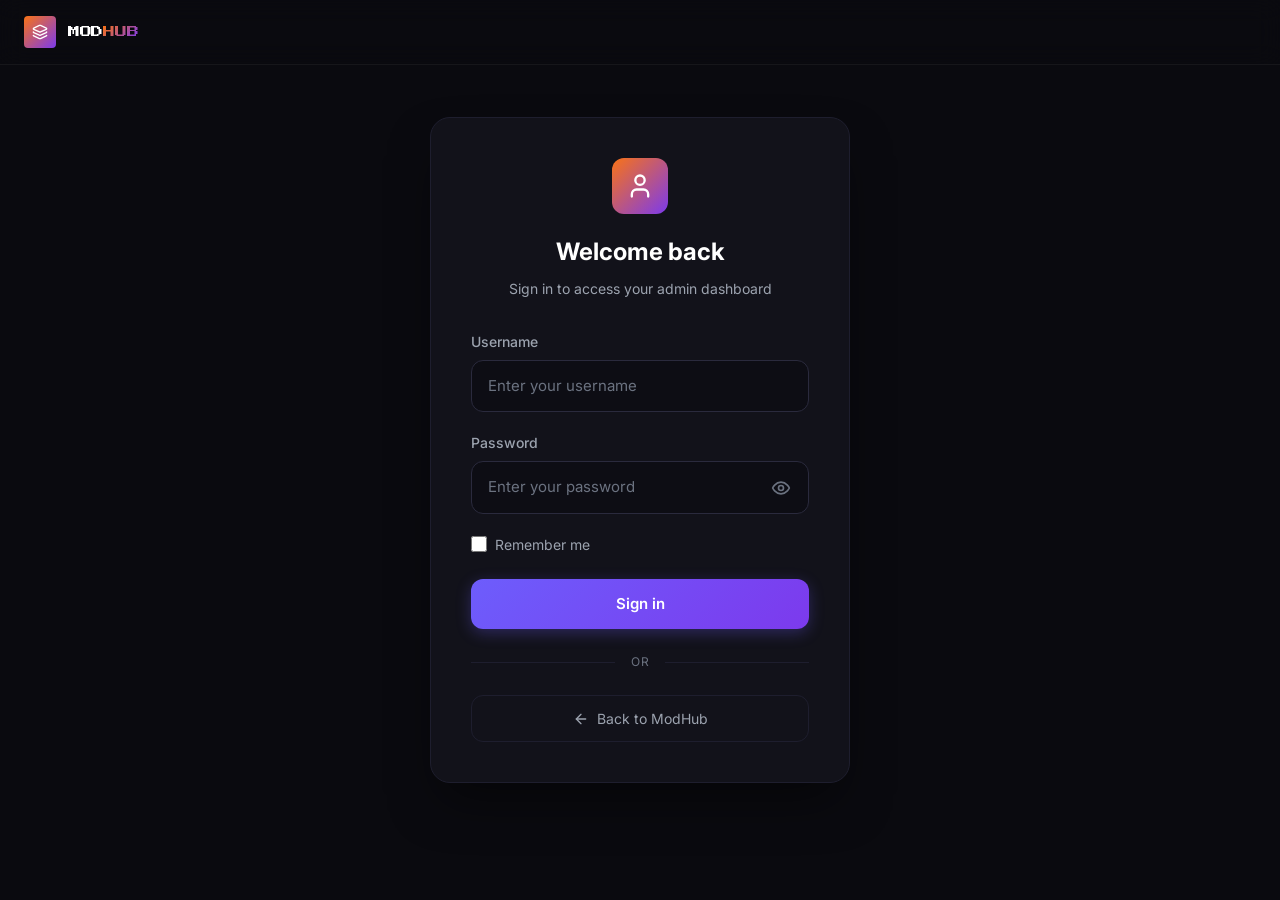
<file: login.html>
<!DOCTYPE html>
<html lang="en">
  <head>
    <meta charset="UTF-8" />
    <meta name="viewport" content="width=device-width, initial-scale=1.0" />
    <title>ModHub - Login</title>
    <link rel="stylesheet" href="/assets/main-7BRnCNmq.css" />
    <style>
      :root {
        --color-bg: #0a0a0f;
        --card-bg: #12121a;
        --card-border: #1e1e2e;
        --input-bg: #0d0d14;
        --input-border: #2a2a3d;
        --input-focus: #6d5dfc;
        --text-primary: #ffffff;
        --text-secondary: #9ca3af;
        --text-muted: #6b7280;
        --accent-gradient: linear-gradient(135deg, #f97316, #7c3aed);
        --btn-gradient: linear-gradient(135deg, #6d5dfc 0%, #7c3aed 100%);
      }

      body {
        background: var(--color-bg);
        min-height: 100vh;
        display: flex;
        flex-direction: column;
        font-family: 'Inter', ui-sans-serif, system-ui, sans-serif;
      }

      .login-container {
        flex: 1;
        display: flex;
        align-items: center;
        justify-content: center;
        padding: 24px;
      }

      .login-card {
        width: 100%;
        max-width: 420px;
        background: var(--card-bg);
        border: 1px solid var(--card-border);
        border-radius: 20px;
        padding: 40px;
        box-shadow: 0 25px 50px -12px rgba(0, 0, 0, 0.5);
      }

      .login-header {
        text-align: center;
        margin-bottom: 32px;
      }

      .login-logo {
        width: 56px;
        height: 56px;
        border-radius: 12px;
        background: var(--accent-gradient);
        display: flex;
        align-items: center;
        justify-content: center;
        margin: 0 auto 20px;
      }

      .login-logo svg {
        width: 28px;
        height: 28px;
        color: white;
      }

      .login-title {
        font-size: 24px;
        font-weight: 700;
        color: var(--text-primary);
        margin-bottom: 8px;
      }

      .login-subtitle {
        font-size: 14px;
        color: var(--text-secondary);
      }

      .form-group {
        margin-bottom: 20px;
      }

      .form-label {
        display: block;
        font-size: 14px;
        font-weight: 500;
        color: var(--text-secondary);
        margin-bottom: 8px;
      }

      .form-input {
        width: 100%;
        padding: 14px 16px;
        background: var(--input-bg);
        border: 1px solid var(--input-border);
        border-radius: 12px;
        color: var(--text-primary);
        font-size: 15px;
        transition: all 0.2s ease;
        outline: none;
      }

      .form-input::placeholder {
        color: var(--text-muted);
      }

      .form-input:focus {
        border-color: var(--input-focus);
        box-shadow: 0 0 0 3px rgba(109, 93, 252, 0.15);
      }

      .form-input:hover {
        border-color: #3a3a50;
      }

      .password-wrapper {
        position: relative;
      }

      .password-toggle {
        position: absolute;
        right: 14px;
        top: 50%;
        transform: translateY(-50%);
        background: none;
        border: none;
        color: var(--text-muted);
        cursor: pointer;
        padding: 4px;
        display: flex;
        align-items: center;
        justify-content: center;
        transition: color 0.2s ease;
      }

      .password-toggle:hover {
        color: var(--text-secondary);
      }

      .form-options {
        display: flex;
        align-items: center;
        justify-content: space-between;
        margin-bottom: 24px;
      }

      .remember-me {
        display: flex;
        align-items: center;
        gap: 8px;
        cursor: pointer;
      }

      .remember-me input {
        width: 16px;
        height: 16px;
        accent-color: var(--input-focus);
        border-radius: 4px;
        cursor: pointer;
      }

      .remember-me span {
        font-size: 14px;
        color: var(--text-secondary);
      }

      .forgot-link {
        font-size: 14px;
        color: #6d5dfc;
        text-decoration: none;
        transition: color 0.2s ease;
      }

      .forgot-link:hover {
        color: #8b7dfc;
      }

      .login-btn {
        width: 100%;
        padding: 14px 24px;
        background: var(--btn-gradient);
        border: none;
        border-radius: 12px;
        color: white;
        font-size: 15px;
        font-weight: 600;
        cursor: pointer;
        transition: all 0.2s ease;
        box-shadow: 0 4px 15px rgba(109, 93, 252, 0.3);
      }

      .login-btn:hover {
        transform: translateY(-1px);
        box-shadow: 0 6px 20px rgba(109, 93, 252, 0.4);
      }

      .login-btn:active {
        transform: translateY(0);
      }

      .login-btn:disabled {
        opacity: 0.6;
        cursor: not-allowed;
        transform: none;
      }

      .error-message {
        background: rgba(239, 68, 68, 0.1);
        border: 1px solid rgba(239, 68, 68, 0.3);
        border-radius: 10px;
        padding: 12px 16px;
        margin-bottom: 20px;
        display: none;
        align-items: center;
        gap: 10px;
      }

      .error-message.show {
        display: flex;
      }

      .error-message svg {
        color: #ef4444;
        flex-shrink: 0;
      }

      .error-message span {
        color: #fca5a5;
        font-size: 14px;
      }

      .divider {
        display: flex;
        align-items: center;
        gap: 16px;
        margin: 24px 0;
      }

      .divider-line {
        flex: 1;
        height: 1px;
        background: var(--card-border);
      }

      .divider-text {
        font-size: 12px;
        color: var(--text-muted);
        text-transform: uppercase;
        letter-spacing: 0.05em;
      }

      .back-link {
        display: flex;
        align-items: center;
        justify-content: center;
        gap: 8px;
        padding: 12px;
        background: transparent;
        border: 1px solid var(--card-border);
        border-radius: 12px;
        color: var(--text-secondary);
        font-size: 14px;
        text-decoration: none;
        transition: all 0.2s ease;
      }

      .back-link:hover {
        background: rgba(255, 255, 255, 0.02);
        border-color: #3a3a50;
        color: var(--text-primary);
      }

      .navbar-glass {
        background: rgba(10, 10, 15, 0.8);
        backdrop-filter: blur(12px);
        border-bottom: 1px solid rgba(255, 255, 255, 0.05);
      }

      .gradient-text {
        background: var(--accent-gradient);
        -webkit-background-clip: text;
        -webkit-text-fill-color: transparent;
        background-clip: text;
      }

      .font-pixel {
        font-family: 'Press Start 2P', monospace;
      }

      @media (max-width: 480px) {
        .login-card {
          padding: 28px 20px;
        }

        .form-options {
          flex-direction: column;
          gap: 12px;
          align-items: flex-start;
        }
      }
    </style>
  </head>
  <body>
    <nav class="navbar-glass fixed top-0 left-0 right-0 z-50">
      <div class="max-w-7xl mx-auto px-6 h-16 flex items-center justify-between">
        <a href="/" class="flex items-center gap-3">
          <div class="w-8 h-8 rounded flex items-center justify-center" style="background: linear-gradient(135deg, #f97316, #7c3aed)">
            <svg xmlns="http://www.w3.org/2000/svg" width="16" height="16" viewBox="0 0 24 24" fill="none" stroke="currentColor" stroke-width="2" stroke-linecap="round" stroke-linejoin="round" class="text-white">
              <path d="M12.83 2.18a2 2 0 0 0-1.66 0L2.6 6.08a1 1 0 0 0 0 1.83l8.58 3.91a2 2 0 0 0 1.66 0l8.58-3.9a1 1 0 0 0 0-1.83z"></path>
              <path d="M2 12a1 1 0 0 0 .58.91l8.6 3.91a2 2 0 0 0 1.65 0l8.58-3.9A1 1 0 0 0 22 12"></path>
              <path d="M2 17a1 1 0 0 0 .58.91l8.6 3.91a2 2 0 0 0 1.65 0l8.58-3.9A1 1 0 0 0 22 17"></path>
            </svg>
          </div>
          <span class="font-pixel text-xs text-white tracking-tight">MOD<span class="gradient-text">HUB</span></span>
        </a>
      </div>
    </nav>

    <div class="login-container">
      <div class="login-card">
        <div class="login-header">
          <div class="login-logo">
            <svg xmlns="http://www.w3.org/2000/svg" width="28" height="28" viewBox="0 0 24 24" fill="none" stroke="currentColor" stroke-width="2" stroke-linecap="round" stroke-linejoin="round">
              <path d="M19 21v-2a4 4 0 0 0-4-4H9a4 4 0 0 0-4 4v2"></path>
              <circle cx="12" cy="7" r="4"></circle>
            </svg>
          </div>
          <h1 class="login-title">Welcome back</h1>
          <p class="login-subtitle">Sign in to access your admin dashboard</p>
        </div>

        <div id="error-message" class="error-message">
          <svg xmlns="http://www.w3.org/2000/svg" width="18" height="18" viewBox="0 0 24 24" fill="none" stroke="currentColor" stroke-width="2" stroke-linecap="round" stroke-linejoin="round">
            <circle cx="12" cy="12" r="10"></circle>
            <line x1="12" y1="8" x2="12" y2="12"></line>
            <line x1="12" y1="16" x2="12.01" y2="16"></line>
          </svg>
          <span id="error-text">Invalid username or password</span>
        </div>

        <form id="login-form">
          <div class="form-group">
            <label class="form-label" for="username">Username</label>
            <input
              type="text"
              id="username"
              name="username"
              class="form-input"
              placeholder="Enter your username"
              autocomplete="username"
              required
            />
          </div>

          <div class="form-group">
            <label class="form-label" for="password">Password</label>
            <div class="password-wrapper">
              <input
                type="password"
                id="password"
                name="password"
                class="form-input"
                placeholder="Enter your password"
                autocomplete="current-password"
                required
              />
              <button type="button" class="password-toggle" id="toggle-password" aria-label="Toggle password visibility">
                <svg id="eye-icon" xmlns="http://www.w3.org/2000/svg" width="20" height="20" viewBox="0 0 24 24" fill="none" stroke="currentColor" stroke-width="2" stroke-linecap="round" stroke-linejoin="round">
                  <path d="M2 12s3-7 10-7 10 7 10 7-3 7-10 7-10-7-10-7Z"></path>
                  <circle cx="12" cy="12" r="3"></circle>
                </svg>
                <svg id="eye-off-icon" xmlns="http://www.w3.org/2000/svg" width="20" height="20" viewBox="0 0 24 24" fill="none" stroke="currentColor" stroke-width="2" stroke-linecap="round" stroke-linejoin="round" style="display: none;">
                  <path d="M9.88 9.88a3 3 0 1 0 4.24 4.24"></path>
                  <path d="M10.73 5.08A10.43 10.43 0 0 1 12 5c7 0 10 7 10 7a13.16 13.16 0 0 1-1.67 2.68"></path>
                  <path d="M6.61 6.61A13.526 13.526 0 0 0 2 12s3 7 10 7a9.74 9.74 0 0 0 5.39-1.61"></path>
                  <line x1="2" y1="2" x2="22" y2="22"></line>
                </svg>
              </button>
            </div>
          </div>

          <div class="form-options">
            <label class="remember-me">
              <input type="checkbox" id="remember" name="remember" />
              <span>Remember me</span>
            </label>
          </div>

          <button type="submit" class="login-btn" id="login-btn">
            Sign in
          </button>
        </form>

        <div class="divider">
          <div class="divider-line"></div>
          <span class="divider-text">or</span>
          <div class="divider-line"></div>
        </div>

        <a href="/" class="back-link">
          <svg xmlns="http://www.w3.org/2000/svg" width="16" height="16" viewBox="0 0 24 24" fill="none" stroke="currentColor" stroke-width="2" stroke-linecap="round" stroke-linejoin="round">
            <path d="m12 19-7-7 7-7"></path>
            <path d="M19 12H5"></path>
          </svg>
          Back to ModHub
        </a>
      </div>
    </div>

    <script>
      const ADMIN_USER = 'tigercecco';
      const ADMIN_PASS = 'tigercecco';
      const ROLE_KEY = 'modhub_role';

      const form = document.getElementById('login-form');
      const usernameInput = document.getElementById('username');
      const passwordInput = document.getElementById('password');
      const errorMessage = document.getElementById('error-message');
      const errorText = document.getElementById('error-text');
      const togglePassword = document.getElementById('toggle-password');
      const eyeIcon = document.getElementById('eye-icon');
      const eyeOffIcon = document.getElementById('eye-off-icon');
      const loginBtn = document.getElementById('login-btn');

      // Check if already logged in
      if (localStorage.getItem(ROLE_KEY) === 'admin') {
        window.location.href = '/mods.html';
      }

      // Toggle password visibility
      togglePassword.addEventListener('click', () => {
        const isPassword = passwordInput.type === 'password';
        passwordInput.type = isPassword ? 'text' : 'password';
        eyeIcon.style.display = isPassword ? 'none' : 'block';
        eyeOffIcon.style.display = isPassword ? 'block' : 'none';
      });

      // Form submission
      form.addEventListener('submit', (e) => {
        e.preventDefault();
        
        const username = usernameInput.value.trim();
        const password = passwordInput.value;

        // Hide previous error
        errorMessage.classList.remove('show');

        // Disable button during validation
        loginBtn.disabled = true;
        loginBtn.textContent = 'Signing in...';

        // Simulate brief delay for UX
        setTimeout(() => {
          if (username === ADMIN_USER && password === ADMIN_PASS) {
            localStorage.setItem(ROLE_KEY, 'admin');
            window.location.href = '/mods.html';
          } else {
            errorText.textContent = 'Invalid username or password';
            errorMessage.classList.add('show');
            loginBtn.disabled = false;
            loginBtn.textContent = 'Sign in';
            
            // Shake animation on error
            form.style.animation = 'shake 0.5s ease';
            setTimeout(() => {
              form.style.animation = '';
            }, 500);
          }
        }, 500);
      });

      // Add shake animation
      const style = document.createElement('style');
      style.textContent = `
        @keyframes shake {
          0%, 100% { transform: translateX(0); }
          10%, 30%, 50%, 70%, 90% { transform: translateX(-5px); }
          20%, 40%, 60%, 80% { transform: translateX(5px); }
        }
      `;
      document.head.appendChild(style);
    </script>
  </body>
</html>
</file>
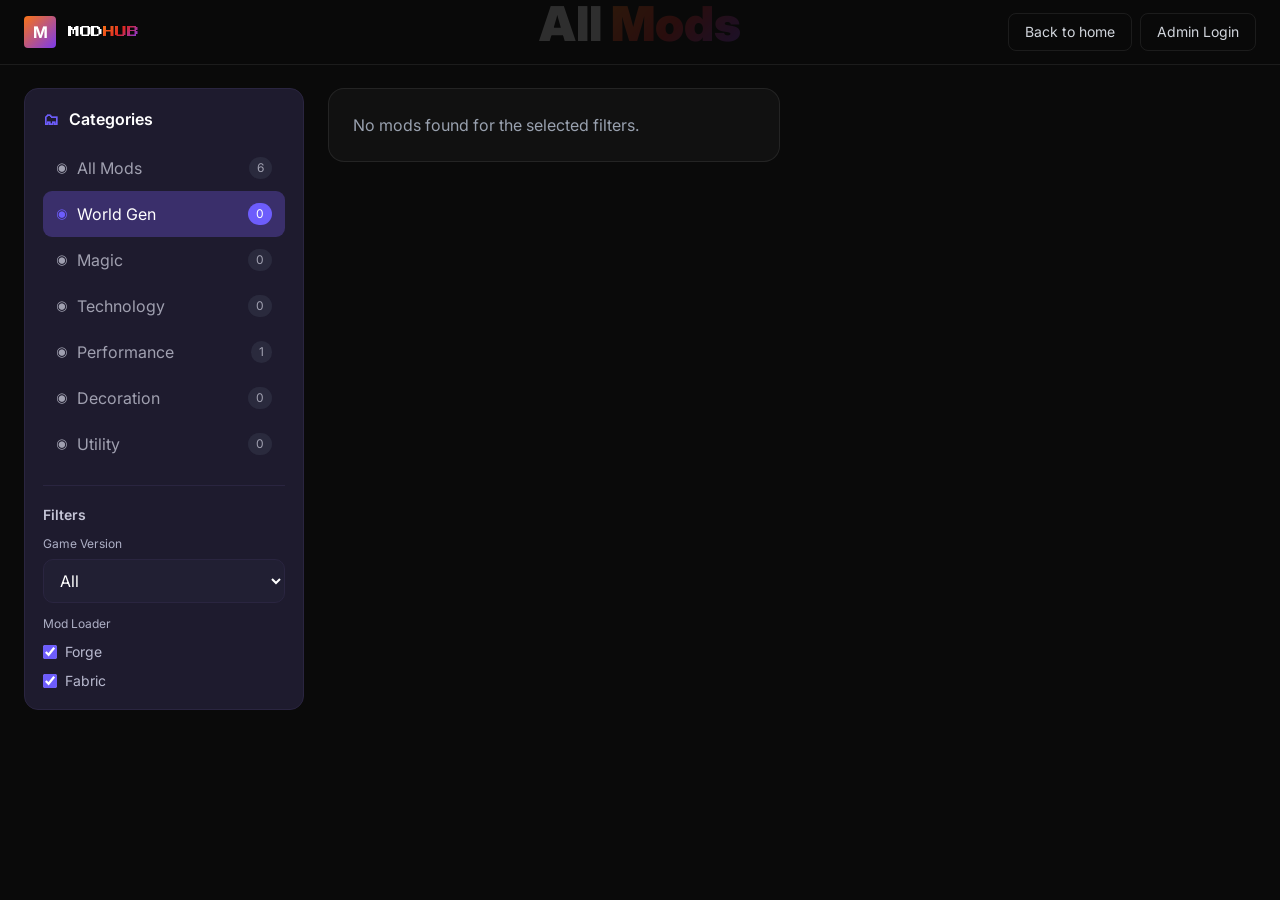
<file: mods.html>
<!doctype html>
<html lang="en">
  <head>
    <meta charset="UTF-8" />
    <meta name="viewport" content="width=device-width, initial-scale=1.0" />
    <title>ModHub • All Mods</title>
    <link rel="stylesheet" href="/assets/main-7BRnCNmq.css" />
    <style>
      :root {
        --side-bg: #1e1b2e;
        --side-border: #2a2540;
        --side-hover: #2a2540;
        --side-active: #3a2f6b;
        --side-accent: #6d5dfc;
        --side-text: #a0a0b0;
      }
      .catalog-layout { display: grid; grid-template-columns: 280px 1fr; gap: 24px; }
      .category-sidebar {
        background: var(--side-bg);
        border: 1px solid var(--side-border);
        border-radius: 14px;
        padding: 18px;
        height: fit-content;
      }
      .cat-title { display:flex; align-items:center; gap:10px; color:#fff; font-size:16px; font-weight:600; margin-bottom:14px; }
      .cat-item {
        width: 100%;
        padding: 11px 13px;
        border-radius: 9px;
        display: flex;
        align-items: center;
        justify-content: space-between;
        color: var(--side-text);
        background: transparent;
        border: 0;
        transition: all .2s ease;
        cursor: pointer;
      }
      .cat-item-left { display:flex; align-items:center; gap:10px; }
      .cat-item:hover { background: var(--side-hover); color: #fff; }
      .cat-item.active { background: var(--side-active); color:#fff; }
      .cat-item.active .cat-icon { color: var(--side-accent); }
      .cat-icon { color: var(--side-text); font-size: 13px; }
      .cat-badge {
        background:#2a2a3d;
        color:var(--side-text);
        border-radius:999px;
        padding:2px 8px;
        font-size:12px;
      }
      .cat-item.active .cat-badge { background: var(--side-accent); color:#fff; }
      .side-sep { border-top:1px solid var(--side-border); margin:18px 0; }
      .filters-title { font-size:14px; color:#c5c5d6; font-weight:600; margin-bottom:10px; }
      .filter-label { display:block; color:#aeb0c6; font-size:12px; margin-bottom:6px; }
      .dark-input {
        width:100%;
        border-radius:10px;
        border:1px solid var(--side-border);
        background:#211f33;
        color:#fff;
        padding:10px 12px;
      }
      .check-row { display:flex; align-items:center; gap:8px; margin-top:8px; color:#b9bad0; font-size:14px; }
      .check-row input { width:14px; height:14px; accent-color: var(--side-accent); border-radius:4px; }
      @media (max-width: 960px) {
        .catalog-layout { grid-template-columns: 1fr; }
      }
    </style>
  </head>
  <body style="background:var(--color-bg);min-height:100vh;">
    <nav class="navbar-glass fixed top-0 left-0 right-0 z-50 transition-all duration-300">
      <div class="max-w-7xl mx-auto px-6 h-16 flex items-center justify-between">
        <a href="/" class="flex items-center gap-3">
          <div class="w-8 h-8 rounded flex items-center justify-center" style="background:linear-gradient(135deg, #f97316, #7c3aed)">
            <span class="text-white font-bold">M</span>
          </div>
          <span class="font-pixel text-xs text-white tracking-tight">MOD<span class="gradient-text">HUB</span></span>
        </a>
        <div class="flex items-center gap-2">
          <a href="/" class="btn-github px-4 py-2 rounded-lg text-sm text-gray-300 hover:text-white">Back to home</a>
          <a href="/login.html" id="admin-login" class="btn-github px-4 py-2 rounded-lg text-sm text-gray-300 hover:text-white">Admin Login</a>
          <button id="admin-logout" class="btn-github px-4 py-2 rounded-lg text-sm text-gray-300 hover:text-white hidden">Logout</button>
          <span id="admin-badge" class="px-3 py-2 rounded-lg text-xs border border-white/20 text-white hidden">Admin</span>
        </div>
      </div>
    </nav>

    <main class="pt-24 pb-16 px-6 max-w-7xl mx-auto">
      <div class="text-center mb-10">
        <h1 class="text-4xl md:text-5xl font-black text-white mb-4">All <span class="gradient-text">Mods</span></h1>
      </div>

      <div class="catalog-layout">
        <aside class="category-sidebar">
          <div class="cat-title">
            <span style="color:#6d5dfc">🗂</span>
            <span>Categories</span>
          </div>
          <div id="category-list"></div>

          <div class="side-sep"></div>

          <div class="filters-title">Filters</div>
          <label class="filter-label" for="game-version">Game Version</label>
          <select id="game-version" class="dark-input"></select>

          <div style="height:12px"></div>
          <div class="filter-label">Mod Loader</div>
          <label class="check-row"><input type="checkbox" id="loader-forge" checked /> Forge</label>
          <label class="check-row"><input type="checkbox" id="loader-fabric" checked /> Fabric</label>
        </aside>

        <section>
          <section id="admin-panel" class="card-surface rounded-2xl p-6 mb-8 hidden"></section>
          <section id="mods-grid" class="grid grid-cols-1 md:grid-cols-2 xl:grid-cols-3 gap-6"></section>
        </section>
      </div>
    </main>

    <script>
      const ADMIN_USER = 'tigercecco';
      const ADMIN_PASS = 'tigercecco';
      const STORAGE_KEY = 'modhub_custom_mods';
      const ROLE_KEY = 'modhub_role';
      const CATEGORY_MENU = ['All Mods', 'World Gen', 'Magic', 'Technology', 'Performance', 'Decoration', 'Utility'];

      let allMods = [];
      let activeCategory = 'World Gen';
      let editingId = null;
      const defaults = {
        name: '', category: 'Utility', description: '', version: 'v1.0.0', mcVersion: '1.21.x', downloads: 'New',
        image: 'https://picsum.photos/seed/custommod/600/340', color: '#7c3aed', downloadUrl: '', downloadLabel: 'Download Mod', loader: 'Fabric'
      };

      const isAdmin = () => localStorage.getItem(ROLE_KEY) === 'admin';
      const getLocalMods = () => { try { const d = JSON.parse(localStorage.getItem(STORAGE_KEY) || '[]'); return Array.isArray(d) ? d : []; } catch { return []; } };
      const saveLocalMods = (mods) => localStorage.setItem(STORAGE_KEY, JSON.stringify(mods));

      async function loadRemoteMods() {
        try {
          const res = await fetch('/mods.json', { cache: 'no-store' });
          if (!res.ok) throw new Error('mods.json not found');
          const data = await res.json();
          return Array.isArray(data) ? data : [];
        } catch { return []; }
      }

      function countByCategory(category) {
        if (category === 'All Mods') return allMods.length;
        return allMods.filter((m) => (m.category || '').toLowerCase() === category.toLowerCase()).length;
      }

      function renderCategorySidebar() {
        const wrap = document.getElementById('category-list');
        wrap.innerHTML = CATEGORY_MENU.map((cat) => `
          <button class="cat-item ${activeCategory === cat ? 'active' : ''}" data-cat="${cat}">
            <span class="cat-item-left"><span class="cat-icon">◉</span><span>${cat}</span></span>
            <span class="cat-badge">${countByCategory(cat)}</span>
          </button>
        `).join('');

        wrap.querySelectorAll('.cat-item').forEach((btn) => {
          btn.addEventListener('click', () => {
            activeCategory = btn.dataset.cat;
            renderCategorySidebar();
            renderMods();
          });
        });
      }

      function renderVersionFilter() {
        const versions = ['All', ...new Set(allMods.map((m) => m.mcVersion).filter(Boolean))];
        const select = document.getElementById('game-version');
        select.innerHTML = versions.map((v) => `<option value="${v}">${v}</option>`).join('');
      }

      function passFilters(mod) {
        const version = document.getElementById('game-version').value || 'All';
        const forge = document.getElementById('loader-forge').checked;
        const fabric = document.getElementById('loader-fabric').checked;
        const loader = (mod.loader || 'Fabric').toLowerCase();

        const categoryOk = activeCategory === 'All Mods' || (mod.category || '').toLowerCase() === activeCategory.toLowerCase();
        const versionOk = version === 'All' || (mod.mcVersion || '') === version;
        const loaderOk = (forge && loader === 'forge') || (fabric && loader === 'fabric') || (forge && fabric && !['forge', 'fabric'].includes(loader));

        return categoryOk && versionOk && loaderOk;
      }

      function modCard(mod) {
        const adminActions = isAdmin() ? `
          <div class="flex gap-2 mt-2">
            <button data-action="edit" data-id="${mod.id}" class="btn-github px-3 py-2 rounded-lg text-xs text-gray-300">Edit</button>
            <button data-action="delete" data-id="${mod.id}" class="btn-github px-3 py-2 rounded-lg text-xs text-gray-300">Delete</button>
          </div>
        ` : '';

        return `
          <article class="card-surface rounded-2xl overflow-hidden flex flex-col">
            <div class="mod-image-wrapper relative aspect-video">
              <img src="${mod.image ?? 'https://picsum.photos/seed/fallback/600/340'}" alt="${mod.name ?? 'Mod'}" class="w-full h-full object-cover" />
              <span class="absolute top-3 left-3 text-xs font-semibold px-3 py-1 rounded-full" style="background:rgba(10,10,10,0.75);border:1px solid ${mod.color ?? '#7c3aed'}55;color:${mod.color ?? '#a78bfa'};backdrop-filter:blur(8px)">
                ${mod.category ?? 'N/A'}
              </span>
            </div>
            <div class="flex flex-col flex-1 p-5 gap-3">
              <h3 class="text-white font-bold text-lg leading-tight">${mod.name ?? 'Mod'}</h3>
              <p class="text-gray-500 text-sm leading-relaxed">${mod.description ?? ''}</p>
              <div class="flex flex-wrap gap-2 mt-auto pt-2">
                <span class="text-xs px-2 py-1 rounded-md font-mono" style="background:#1a1a1a;color:#9ca3af;border:1px solid #222">${mod.version ?? 'v1.0.0'}</span>
                <span class="text-xs px-2 py-1 rounded-md font-mono" style="background:#1a1a1a;color:#9ca3af;border:1px solid #222">MC ${mod.mcVersion ?? '1.21.x'}</span>
                <span class="text-xs px-2 py-1 rounded-md font-semibold" style="background:rgba(245,158,11,0.1);color:#f59e0b;border:1px solid rgba(245,158,11,0.25)">${mod.downloads ?? 'N/D'}</span>
              </div>
              <a href="${mod.downloadUrl ?? '#'}" target="_blank" rel="noopener noreferrer" class="btn-download mt-2 w-full flex items-center justify-center gap-2 py-3 rounded-xl text-white font-semibold text-sm">${mod.downloadLabel ?? 'Download Mod'}</a>
              ${adminActions}
            </div>
          </article>
        `;
      }

      function renderMods() {
        const grid = document.getElementById('mods-grid');
        const filtered = allMods.filter(passFilters);
        grid.innerHTML = filtered.length
          ? filtered.map(modCard).join('')
          : '<div class="card-surface rounded-2xl p-6 text-gray-400">No mods found for the selected filters.</div>';
      }

      function openEdit(id) {
        const mod = allMods.find((m) => String(m.id) === String(id));
        if (!mod) return;
        editingId = mod.id;
        renderAdminPanel(mod);
        window.scrollTo({ top: 0, behavior: 'smooth' });
      }

      function deleteMod(id) {
        allMods = allMods.filter((m) => String(m.id) !== String(id));
        saveLocalMods(allMods);
        renderCategorySidebar();
        renderVersionFilter();
        renderMods();
      }

      function bindGridActions() {
        document.getElementById('mods-grid').addEventListener('click', (e) => {
          const btn = e.target.closest('button[data-action]');
          if (!btn || !isAdmin()) return;
          if (btn.dataset.action === 'edit') openEdit(btn.dataset.id);
          if (btn.dataset.action === 'delete') deleteMod(btn.dataset.id);
        });
      }

      function renderAdminPanel(prefill = null) {
        const panel = document.getElementById('admin-panel');

        if (!isAdmin()) {
          panel.classList.add('hidden');
          return;
        }

        panel.classList.remove('hidden');

        const value = { ...defaults, ...(prefill || {}) };
        panel.innerHTML = `
          <h3 class="text-white font-bold text-lg mb-4">Admin: ${editingId ? 'Edit mod' : 'Add new mod'}</h3>
          <form id="admin-form" class="grid grid-cols-1 md:grid-cols-2 gap-4">
            <input name="name" value="${value.name}" placeholder="Mod name" class="rounded-lg px-3 py-2 bg-black/30 border border-white/10 text-white" />
            <input name="category" value="${value.category}" placeholder="Category" class="rounded-lg px-3 py-2 bg-black/30 border border-white/10 text-white" />
            <input name="version" value="${value.version}" placeholder="Version" class="rounded-lg px-3 py-2 bg-black/30 border border-white/10 text-white" />
            <input name="mcVersion" value="${value.mcVersion}" placeholder="Minecraft version" class="rounded-lg px-3 py-2 bg-black/30 border border-white/10 text-white" />
            <input name="downloads" value="${value.downloads}" placeholder="Downloads (e.g. 1.2K)" class="rounded-lg px-3 py-2 bg-black/30 border border-white/10 text-white" />
            <input name="image" value="${value.image}" placeholder="Image URL" class="rounded-lg px-3 py-2 bg-black/30 border border-white/10 text-white" />
            <input name="color" value="${value.color}" placeholder="Color (e.g. #7c3aed)" class="rounded-lg px-3 py-2 bg-black/30 border border-white/10 text-white" />
            <input name="downloadUrl" value="${value.downloadUrl}" placeholder="Download URL" class="rounded-lg px-3 py-2 bg-black/30 border border-white/10 text-white" />
            <input name="downloadLabel" value="${value.downloadLabel}" placeholder="Download button text" class="rounded-lg px-3 py-2 bg-black/30 border border-white/10 text-white" />
            <input name="loader" value="${value.loader || 'Fabric'}" placeholder="Loader (Forge/Fabric)" class="rounded-lg px-3 py-2 bg-black/30 border border-white/10 text-white" />
            <input type="file" name="file" class="rounded-lg px-3 py-2 bg-black/30 border border-white/10 text-gray-300" />
            <textarea name="description" placeholder="Mod description" class="rounded-lg px-3 py-2 bg-black/30 border border-white/10 text-white md:col-span-2">${value.description}</textarea>
            <div class="md:col-span-2 flex gap-2">
              <button type="submit" class="btn-cta px-6 py-3 rounded-xl text-white font-semibold">${editingId ? 'Save changes' : 'Add mod'}</button>
              <button type="button" id="cancel-edit" class="btn-github px-6 py-3 rounded-xl text-gray-300 font-semibold">Cancel</button>
            </div>
          </form>
        `;

        const form = document.getElementById('admin-form');
        form.file.addEventListener('change', (e) => {
          const file = e.target.files?.[0];
          if (!file) return;
          form.downloadUrl.value = URL.createObjectURL(file);
          form.downloadLabel.value = `Download ${file.name}`;
        });

        form.addEventListener('submit', (e) => {
          e.preventDefault();
          const values = Object.fromEntries(new FormData(form).entries());
          const mod = { ...defaults, ...values };
          if (!mod.name || !mod.downloadUrl) return;

          if (editingId) {
            allMods = allMods.map((m) => (String(m.id) === String(editingId) ? { ...m, ...mod, id: editingId } : m));
          } else {
            allMods = [{ id: Date.now(), ...mod }, ...allMods];
          }

          editingId = null;
          saveLocalMods(allMods);
          renderCategorySidebar();
          renderVersionFilter();
          renderAdminPanel();
          renderMods();
        });

        document.getElementById('cancel-edit').addEventListener('click', () => {
          editingId = null;
          renderAdminPanel();
        });
      }

      function bindLogin() {
        const loginLink = document.getElementById('admin-login');
        const logoutBtn = document.getElementById('admin-logout');
        const badge = document.getElementById('admin-badge');

        // Update UI based on login state
        if (isAdmin()) {
          loginLink.classList.add('hidden');
          logoutBtn.classList.remove('hidden');
          badge.classList.remove('hidden');
        } else {
          loginLink.classList.remove('hidden');
          logoutBtn.classList.add('hidden');
          badge.classList.add('hidden');
        }

        // Logout handler
        logoutBtn.addEventListener('click', () => {
          localStorage.removeItem(ROLE_KEY);
          window.location.reload();
        });
      }

      function bindFilters() {
        document.getElementById('game-version').addEventListener('change', renderMods);
        document.getElementById('loader-forge').addEventListener('change', renderMods);
        document.getElementById('loader-fabric').addEventListener('change', renderMods);
      }

      async function init() {
        const local = getLocalMods();
        allMods = local.length ? local : await loadRemoteMods();
        renderCategorySidebar();
        renderVersionFilter();
        renderAdminPanel();
        renderMods();
        bindLogin();
        bindFilters();
        bindGridActions();
      }

      init();
    </script>
  </body>
</html>
</file>
<file: assets/main-7BRnCNmq.css>
@import"https://fonts.googleapis.com/css2?family=Inter:wght@300;400;500;600;700;800;900&family=Press+Start+2P&display=swap";@layer components;@layer properties{@supports (((-webkit-hyphens:none)) and (not (margin-trim:inline))) or ((-moz-orient:inline) and (not (color:rgb(from red r g b)))){*,:before,:after,::backdrop{--tw-border-style:solid;--tw-leading:initial;--tw-font-weight:initial;--tw-tracking:initial;--tw-duration:initial}}}@layer theme{:root,:host{--font-sans:ui-sans-serif, system-ui, sans-serif, "Apple Color Emoji", "Segoe UI Emoji", "Segoe UI Symbol", "Noto Color Emoji";--font-mono:ui-monospace, SFMono-Regular, Menlo, Monaco, Consolas, "Liberation Mono", "Courier New", monospace;--color-gray-300:oklch(87.2% .01 258.338);--color-gray-400:oklch(70.7% .022 261.325);--color-gray-500:oklch(55.1% .027 264.364);--color-gray-600:oklch(44.6% .03 256.802);--color-white:#fff;--spacing:.25rem;--container-xl:36rem;--container-2xl:42rem;--container-5xl:64rem;--container-7xl:80rem;--text-xs:.75rem;--text-xs--line-height:calc(1 / .75);--text-sm:.875rem;--text-sm--line-height:calc(1.25 / .875);--text-base:1rem;--text-base--line-height: 1.5 ;--text-lg:1.125rem;--text-lg--line-height:calc(1.75 / 1.125);--text-xl:1.25rem;--text-xl--line-height:calc(1.75 / 1.25);--text-2xl:1.5rem;--text-2xl--line-height:calc(2 / 1.5);--text-3xl:1.875rem;--text-3xl--line-height: 1.2 ;--text-4xl:2.25rem;--text-4xl--line-height:calc(2.5 / 2.25);--text-5xl:3rem;--text-5xl--line-height:1;--font-weight-semibold:600;--font-weight-bold:700;--font-weight-black:900;--tracking-tight:-.025em;--leading-tight:1.25;--leading-relaxed:1.625;--radius-md:.375rem;--radius-lg:.5rem;--radius-xl:.75rem;--radius-2xl:1rem;--aspect-video:16 / 9;--default-transition-duration:.15s;--default-transition-timing-function:cubic-bezier(.4, 0, .2, 1);--default-font-family:var(--font-sans);--default-mono-font-family:var(--font-mono)}}@layer base{*,:after,:before,::backdrop{box-sizing:border-box;border:0 solid;margin:0;padding:0}::file-selector-button{box-sizing:border-box;border:0 solid;margin:0;padding:0}html,:host{-webkit-text-size-adjust:100%;tab-size:4;line-height:1.5;font-family:var(--default-font-family,ui-sans-serif, system-ui, sans-serif, "Apple Color Emoji", "Segoe UI Emoji", "Segoe UI Symbol", "Noto Color Emoji");font-feature-settings:var(--default-font-feature-settings,normal);font-variation-settings:var(--default-font-variation-settings,normal);-webkit-tap-highlight-color:transparent}hr{height:0;color:inherit;border-top-width:1px}abbr:where([title]){-webkit-text-decoration:underline dotted;text-decoration:underline dotted}h1,h2,h3,h4,h5,h6{font-size:inherit;font-weight:inherit}a{color:inherit;-webkit-text-decoration:inherit;text-decoration:inherit}b,strong{font-weight:bolder}code,kbd,samp,pre{font-family:var(--default-mono-font-family,ui-monospace, SFMono-Regular, Menlo, Monaco, Consolas, "Liberation Mono", "Courier New", monospace);font-feature-settings:var(--default-mono-font-feature-settings,normal);font-variation-settings:var(--default-mono-font-variation-settings,normal);font-size:1em}small{font-size:80%}sub,sup{vertical-align:baseline;font-size:75%;line-height:0;position:relative}sub{bottom:-.25em}sup{top:-.5em}table{text-indent:0;border-color:inherit;border-collapse:collapse}:-moz-focusring{outline:auto}progress{vertical-align:baseline}summary{display:list-item}ol,ul,menu{list-style:none}img,svg,video,canvas,audio,iframe,embed,object{vertical-align:middle;display:block}img,video{max-width:100%;height:auto}button,input,select,optgroup,textarea{font:inherit;font-feature-settings:inherit;font-variation-settings:inherit;letter-spacing:inherit;color:inherit;opacity:1;background-color:#0000;border-radius:0}::file-selector-button{font:inherit;font-feature-settings:inherit;font-variation-settings:inherit;letter-spacing:inherit;color:inherit;opacity:1;background-color:#0000;border-radius:0}:where(select:is([multiple],[size])) optgroup{font-weight:bolder}:where(select:is([multiple],[size])) optgroup option{padding-inline-start:20px}::file-selector-button{margin-inline-end:4px}::placeholder{opacity:1}@supports (not ((-webkit-appearance:-apple-pay-button))) or (contain-intrinsic-size:1px){::placeholder{color:currentColor}@supports (color:color-mix(in lab,red,red)){::placeholder{color:color-mix(in oklab,currentcolor 50%,transparent)}}}textarea{resize:vertical}::-webkit-search-decoration{-webkit-appearance:none}::-webkit-date-and-time-value{min-height:1lh;text-align:inherit}::-webkit-datetime-edit{display:inline-flex}::-webkit-datetime-edit-fields-wrapper{padding:0}::-webkit-datetime-edit{padding-block:0}::-webkit-datetime-edit-year-field{padding-block:0}::-webkit-datetime-edit-month-field{padding-block:0}::-webkit-datetime-edit-day-field{padding-block:0}::-webkit-datetime-edit-hour-field{padding-block:0}::-webkit-datetime-edit-minute-field{padding-block:0}::-webkit-datetime-edit-second-field{padding-block:0}::-webkit-datetime-edit-millisecond-field{padding-block:0}::-webkit-datetime-edit-meridiem-field{padding-block:0}::-webkit-calendar-picker-indicator{line-height:1}:-moz-ui-invalid{box-shadow:none}button,input:where([type=button],[type=reset],[type=submit]){appearance:button}::file-selector-button{appearance:button}::-webkit-inner-spin-button{height:auto}::-webkit-outer-spin-button{height:auto}[hidden]:where(:not([hidden=until-found])){display:none!important}}@layer utilities{.visible{visibility:visible}.absolute{position:absolute}.fixed{position:fixed}.relative{position:relative}.inset-0{inset:calc(var(--spacing) * 0)}.top-0{top:calc(var(--spacing) * 0)}.top-3{top:calc(var(--spacing) * 3)}.right-0{right:calc(var(--spacing) * 0)}.left-0{left:calc(var(--spacing) * 0)}.left-3{left:calc(var(--spacing) * 3)}.z-10{z-index:10}.z-50{z-index:50}.mx-auto{margin-inline:auto}.mt-1{margin-top:calc(var(--spacing) * 1)}.mt-2{margin-top:calc(var(--spacing) * 2)}.mt-12{margin-top:calc(var(--spacing) * 12)}.mt-16{margin-top:calc(var(--spacing) * 16)}.mt-auto{margin-top:auto}.mb-2{margin-bottom:calc(var(--spacing) * 2)}.mb-4{margin-bottom:calc(var(--spacing) * 4)}.mb-6{margin-bottom:calc(var(--spacing) * 6)}.mb-8{margin-bottom:calc(var(--spacing) * 8)}.mb-10{margin-bottom:calc(var(--spacing) * 10)}.mb-16{margin-bottom:calc(var(--spacing) * 16)}.flex{display:flex}.grid{display:grid}.hidden{display:none}.inline-block{display:inline-block}.aspect-video{aspect-ratio:var(--aspect-video)}.h-7{height:calc(var(--spacing) * 7)}.h-8{height:calc(var(--spacing) * 8)}.h-12{height:calc(var(--spacing) * 12)}.h-16{height:calc(var(--spacing) * 16)}.h-full{height:100%}.min-h-screen{min-height:100vh}.w-7{width:calc(var(--spacing) * 7)}.w-8{width:calc(var(--spacing) * 8)}.w-12{width:calc(var(--spacing) * 12)}.w-full{width:100%}.max-w-2xl{max-width:var(--container-2xl)}.max-w-5xl{max-width:var(--container-5xl)}.max-w-7xl{max-width:var(--container-7xl)}.max-w-xl{max-width:var(--container-xl)}.flex-1{flex:1}.grid-cols-1{grid-template-columns:repeat(1,minmax(0,1fr))}.flex-col{flex-direction:column}.flex-wrap{flex-wrap:wrap}.items-center{align-items:center}.justify-between{justify-content:space-between}.justify-center{justify-content:center}.gap-1{gap:calc(var(--spacing) * 1)}.gap-2{gap:calc(var(--spacing) * 2)}.gap-3{gap:calc(var(--spacing) * 3)}.gap-4{gap:calc(var(--spacing) * 4)}.gap-6{gap:calc(var(--spacing) * 6)}.gap-8{gap:calc(var(--spacing) * 8)}.overflow-hidden{overflow:hidden}.rounded{border-radius:.25rem}.rounded-2xl{border-radius:var(--radius-2xl)}.rounded-full{border-radius:3.40282e38px}.rounded-lg{border-radius:var(--radius-lg)}.rounded-md{border-radius:var(--radius-md)}.rounded-xl{border-radius:var(--radius-xl)}.border{border-style:var(--tw-border-style);border-width:1px}.border-t{border-top-style:var(--tw-border-style);border-top-width:1px}.border-white\/5{border-color:#ffffff0d}@supports (color:color-mix(in lab,red,red)){.border-white\/5{border-color:color-mix(in oklab,var(--color-white) 5%,transparent)}}.object-cover{object-fit:cover}.p-5{padding:calc(var(--spacing) * 5)}.p-6{padding:calc(var(--spacing) * 6)}.p-8{padding:calc(var(--spacing) * 8)}.px-2{padding-inline:calc(var(--spacing) * 2)}.px-3{padding-inline:calc(var(--spacing) * 3)}.px-4{padding-inline:calc(var(--spacing) * 4)}.px-6{padding-inline:calc(var(--spacing) * 6)}.px-8{padding-inline:calc(var(--spacing) * 8)}.px-10{padding-inline:calc(var(--spacing) * 10)}.py-1{padding-block:calc(var(--spacing) * 1)}.py-2{padding-block:calc(var(--spacing) * 2)}.py-3{padding-block:calc(var(--spacing) * 3)}.py-4{padding-block:calc(var(--spacing) * 4)}.py-12{padding-block:calc(var(--spacing) * 12)}.py-24{padding-block:calc(var(--spacing) * 24)}.pt-2{padding-top:calc(var(--spacing) * 2)}.pt-8{padding-top:calc(var(--spacing) * 8)}.pt-16{padding-top:calc(var(--spacing) * 16)}.text-center{text-align:center}.font-mono{font-family:var(--font-mono)}.text-2xl{font-size:var(--text-2xl);line-height:var(--tw-leading,var(--text-2xl--line-height))}.text-3xl{font-size:var(--text-3xl);line-height:var(--tw-leading,var(--text-3xl--line-height))}.text-4xl{font-size:var(--text-4xl);line-height:var(--tw-leading,var(--text-4xl--line-height))}.text-base{font-size:var(--text-base);line-height:var(--tw-leading,var(--text-base--line-height))}.text-lg{font-size:var(--text-lg);line-height:var(--tw-leading,var(--text-lg--line-height))}.text-sm{font-size:var(--text-sm);line-height:var(--tw-leading,var(--text-sm--line-height))}.text-xs{font-size:var(--text-xs);line-height:var(--tw-leading,var(--text-xs--line-height))}.leading-none{--tw-leading:1;line-height:1}.leading-relaxed{--tw-leading:var(--leading-relaxed);line-height:var(--leading-relaxed)}.leading-tight{--tw-leading:var(--leading-tight);line-height:var(--leading-tight)}.font-black{--tw-font-weight:var(--font-weight-black);font-weight:var(--font-weight-black)}.font-bold{--tw-font-weight:var(--font-weight-bold);font-weight:var(--font-weight-bold)}.font-semibold{--tw-font-weight:var(--font-weight-semibold);font-weight:var(--font-weight-semibold)}.tracking-tight{--tw-tracking:var(--tracking-tight);letter-spacing:var(--tracking-tight)}.text-gray-300{color:var(--color-gray-300)}.text-gray-400{color:var(--color-gray-400)}.text-gray-500{color:var(--color-gray-500)}.text-gray-600{color:var(--color-gray-600)}.text-white{color:var(--color-white)}.opacity-0{opacity:0}.transition-all{transition-property:all;transition-timing-function:var(--tw-ease,var(--default-transition-timing-function));transition-duration:var(--tw-duration,var(--default-transition-duration))}.transition-colors{transition-property:color,background-color,border-color,outline-color,text-decoration-color,fill,stroke,--tw-gradient-from,--tw-gradient-via,--tw-gradient-to;transition-timing-function:var(--tw-ease,var(--default-transition-timing-function));transition-duration:var(--tw-duration,var(--default-transition-duration))}.duration-200{--tw-duration:.2s;transition-duration:.2s}.duration-300{--tw-duration:.3s;transition-duration:.3s}@media(hover:hover){.hover\:text-gray-400:hover{color:var(--color-gray-400)}.hover\:text-white:hover{color:var(--color-white)}}@media(min-width:40rem){.sm\:inline{display:inline}.sm\:grid-cols-2{grid-template-columns:repeat(2,minmax(0,1fr))}.sm\:flex-row{flex-direction:row}}@media(min-width:48rem){.md\:flex{display:flex}.md\:w-\[45\%\]{width:45%}.md\:w-\[55\%\]{width:55%}.md\:grid-cols-2{grid-template-columns:repeat(2,minmax(0,1fr))}.md\:flex-row{flex-direction:row}.md\:text-5xl{font-size:var(--text-5xl);line-height:var(--tw-leading,var(--text-5xl--line-height))}.md\:text-xl{font-size:var(--text-xl);line-height:var(--tw-leading,var(--text-xl--line-height))}}@media(min-width:64rem){.lg\:grid-cols-3{grid-template-columns:repeat(3,minmax(0,1fr))}.lg\:grid-cols-4{grid-template-columns:repeat(4,minmax(0,1fr))}}}:root{--color-bg:#0a0a0a;--color-surface:#111;--color-surface-alt:#161616;--color-border:#ffffff14;--color-purple:#624bd2;--color-purple-glow:#624bd266;--color-gold:#f59e0b;--gradient-cta:linear-gradient(135deg, #f97316, #dc2626, #7c3aed)}*{box-sizing:border-box}html{scroll-behavior:smooth}body{background-color:var(--color-bg);color:#e5e7eb;-webkit-font-smoothing:antialiased;margin:0;font-family:Inter,system-ui,-apple-system,sans-serif;overflow-x:hidden}code{font-family:Menlo,Monaco,Consolas,Courier New,monospace}::-webkit-scrollbar{width:6px}::-webkit-scrollbar-track{background:var(--color-bg)}::-webkit-scrollbar-thumb{background:#333;border-radius:3px}@keyframes fadeInUp{0%{opacity:0;transform:translateY(32px)}to{opacity:1;transform:translateY(0)}}@keyframes pulseGlow{0%,to{opacity:.4;transform:scale(1)}50%{opacity:.6;transform:scale(1.05)}}@keyframes shimmer{0%{background-position:-200%}to{background-position:200%}}.animate-fade-in-up{opacity:0;animation:.6s forwards fadeInUp}.animate-delay-100{animation-delay:.1s}.animate-delay-200{animation-delay:.2s}.animate-delay-300{animation-delay:.3s}.animate-delay-400{animation-delay:.4s}.animate-delay-500{animation-delay:.5s}.animate-delay-600{animation-delay:.6s}.pulse-glow{animation:4s ease-in-out infinite pulseGlow}.gradient-text{-webkit-text-fill-color:transparent;background:linear-gradient(135deg,#f97316,#dc2626,#7c3aed);-webkit-background-clip:text;background-clip:text}.btn-cta{background:var(--gradient-cta);background-size:200%;transition:all .3s;position:relative;overflow:hidden}.btn-cta:hover{background-position:100%;transform:translateY(-2px);box-shadow:0 0 30px #7c3aed80,0 0 60px #dc26264d}.navbar-glass{-webkit-backdrop-filter:blur(16px);border-bottom:1px solid var(--color-border);background:#0a0a0ad9}.card-surface{background:var(--color-surface);border:1px solid var(--color-border);transition:all .3s}.card-surface:hover{border-color:var(--color-purple-glow);box-shadow:0 0 20px var(--color-purple-glow),0 8px 32px #0006;transform:translateY(-4px)}.feature-icon-glow{transition:all .3s}.card-surface:hover .feature-icon-glow{filter:drop-shadow(0 0 8px var(--color-purple))}.glow-divider{background:linear-gradient(90deg,transparent,var(--color-purple),#dc2626,transparent);height:1px;box-shadow:0 0 20px var(--color-purple-glow)}.mod-image-wrapper{overflow:hidden}.mod-image-wrapper img{transition:transform .4s}.card-surface:hover .mod-image-wrapper img{transform:scale(1.05)}.btn-download{background:var(--gradient-cta);transition:all .3s}.btn-download:hover{transform:translateY(-1px);box-shadow:0 0 20px #7c3aed66}.btn-github{border:1px solid var(--color-border);background:0 0;transition:all .3s}.btn-github:hover{border-color:var(--color-purple-glow);background:#7c3aed1a}.hero-bg{opacity:.15;background-image:url(/placeholder.png);background-position:50%;background-size:cover;position:absolute;inset:0}.hero-radial-glow{background:radial-gradient(80% 60% at 50% 40%,#3d29a359,#0000 70%);position:absolute;inset:0}.font-pixel{font-family:"Press Start 2P",monospace}@property --tw-border-style{syntax:"*";inherits:false;initial-value:solid}@property --tw-leading{syntax:"*";inherits:false}@property --tw-font-weight{syntax:"*";inherits:false}@property --tw-tracking{syntax:"*";inherits:false}@property --tw-duration{syntax:"*";inherits:false}
</file>
